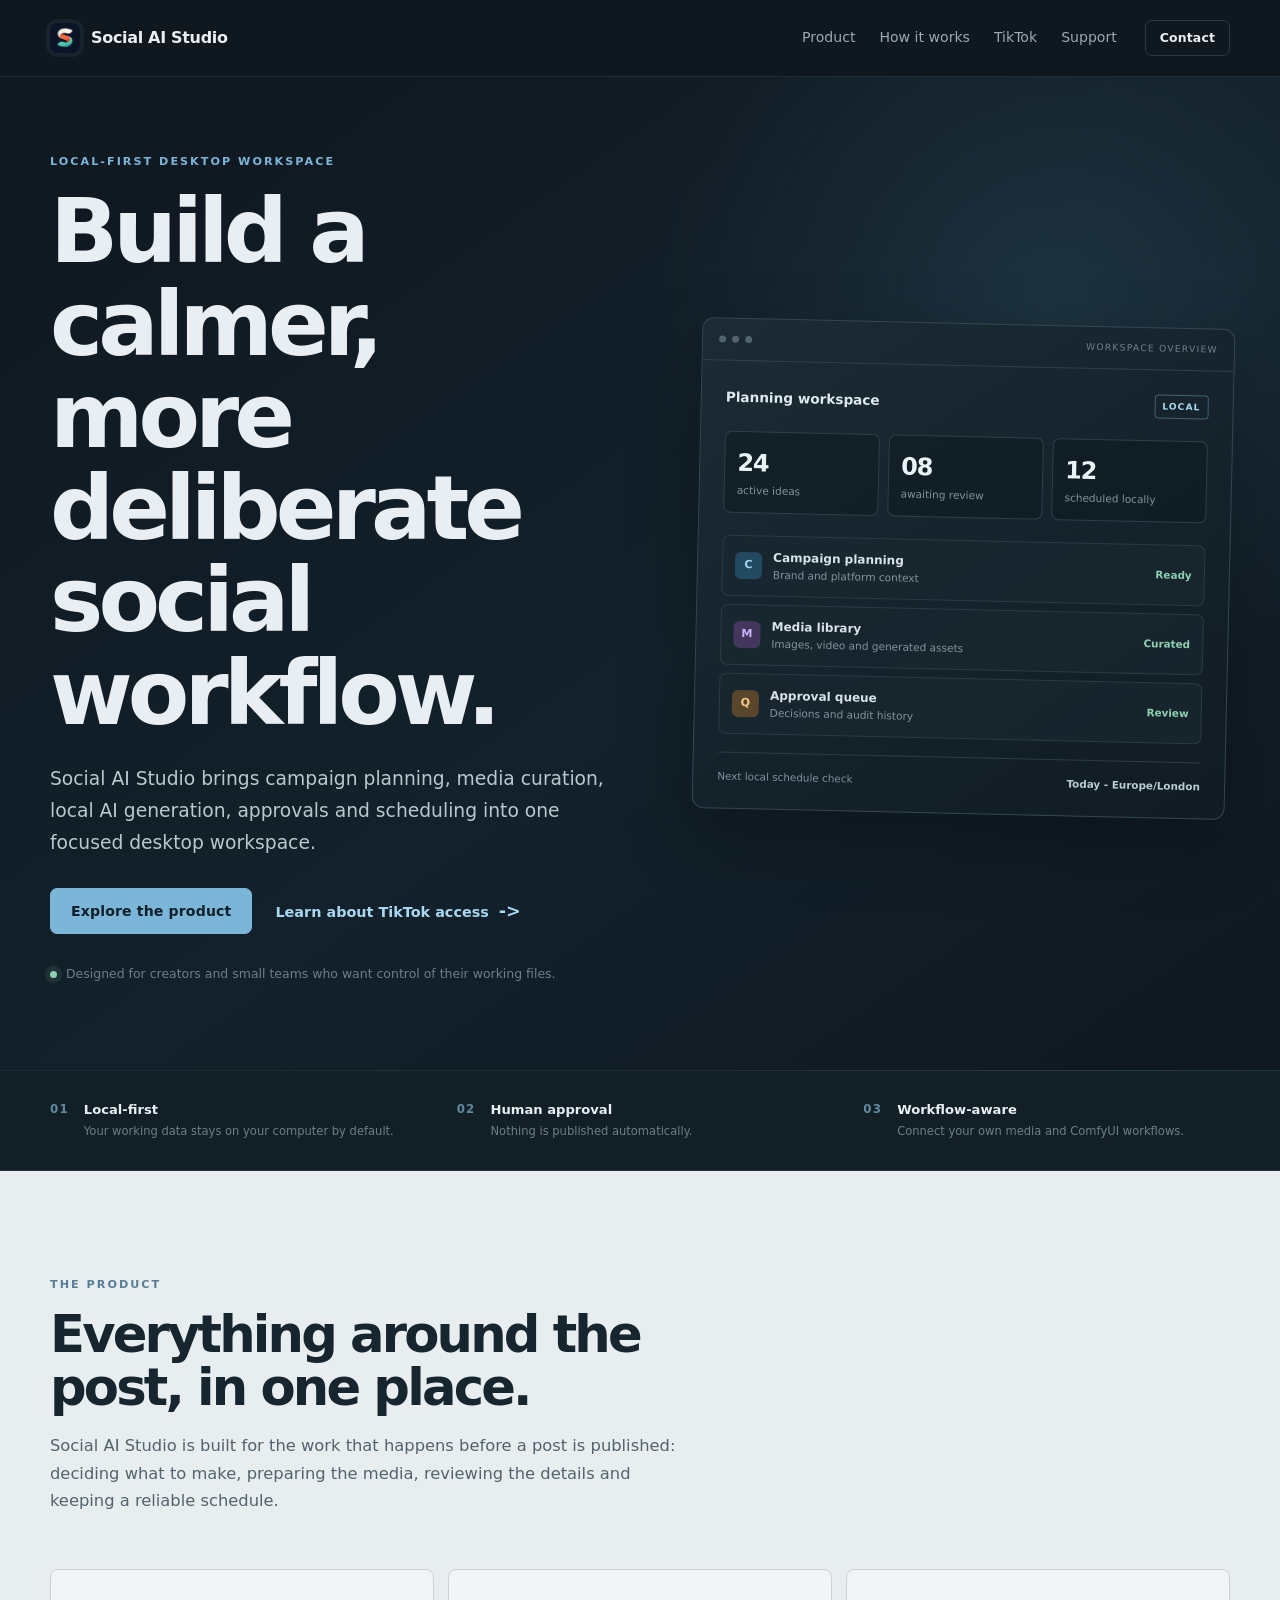
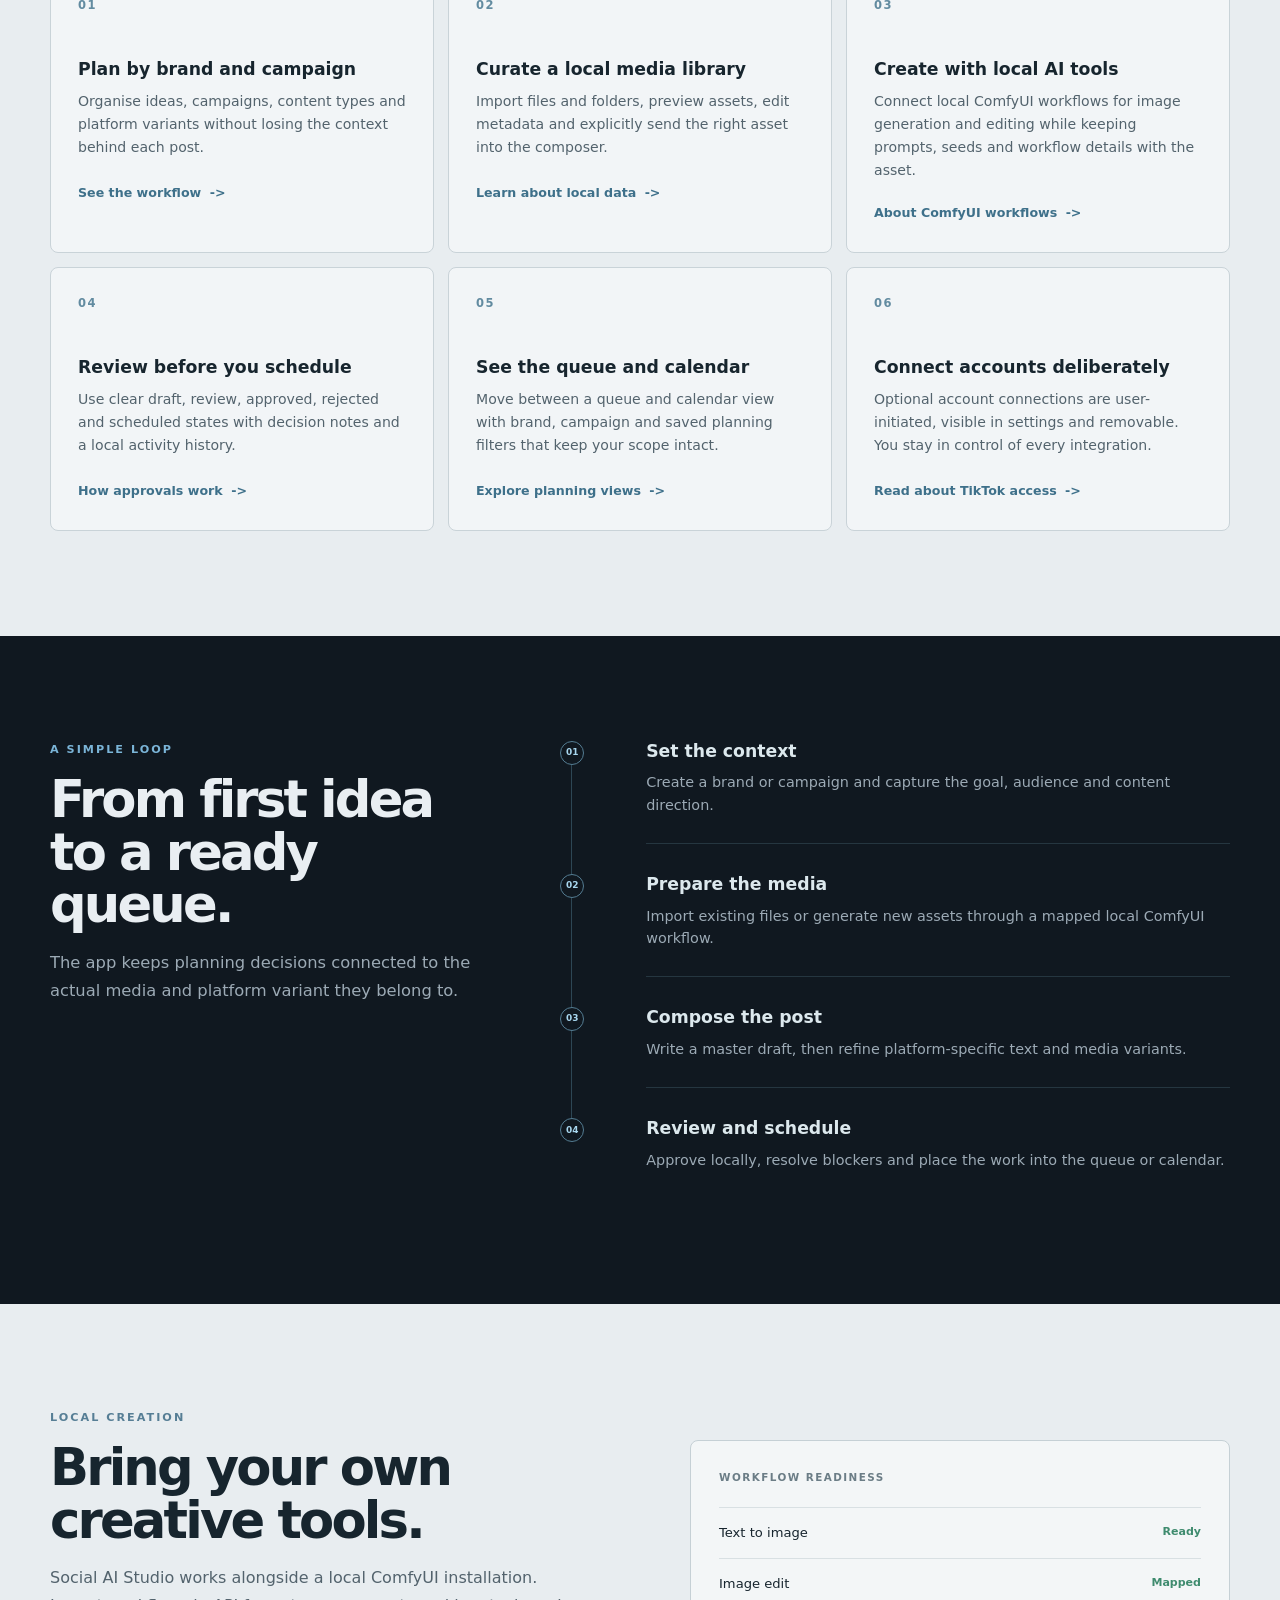
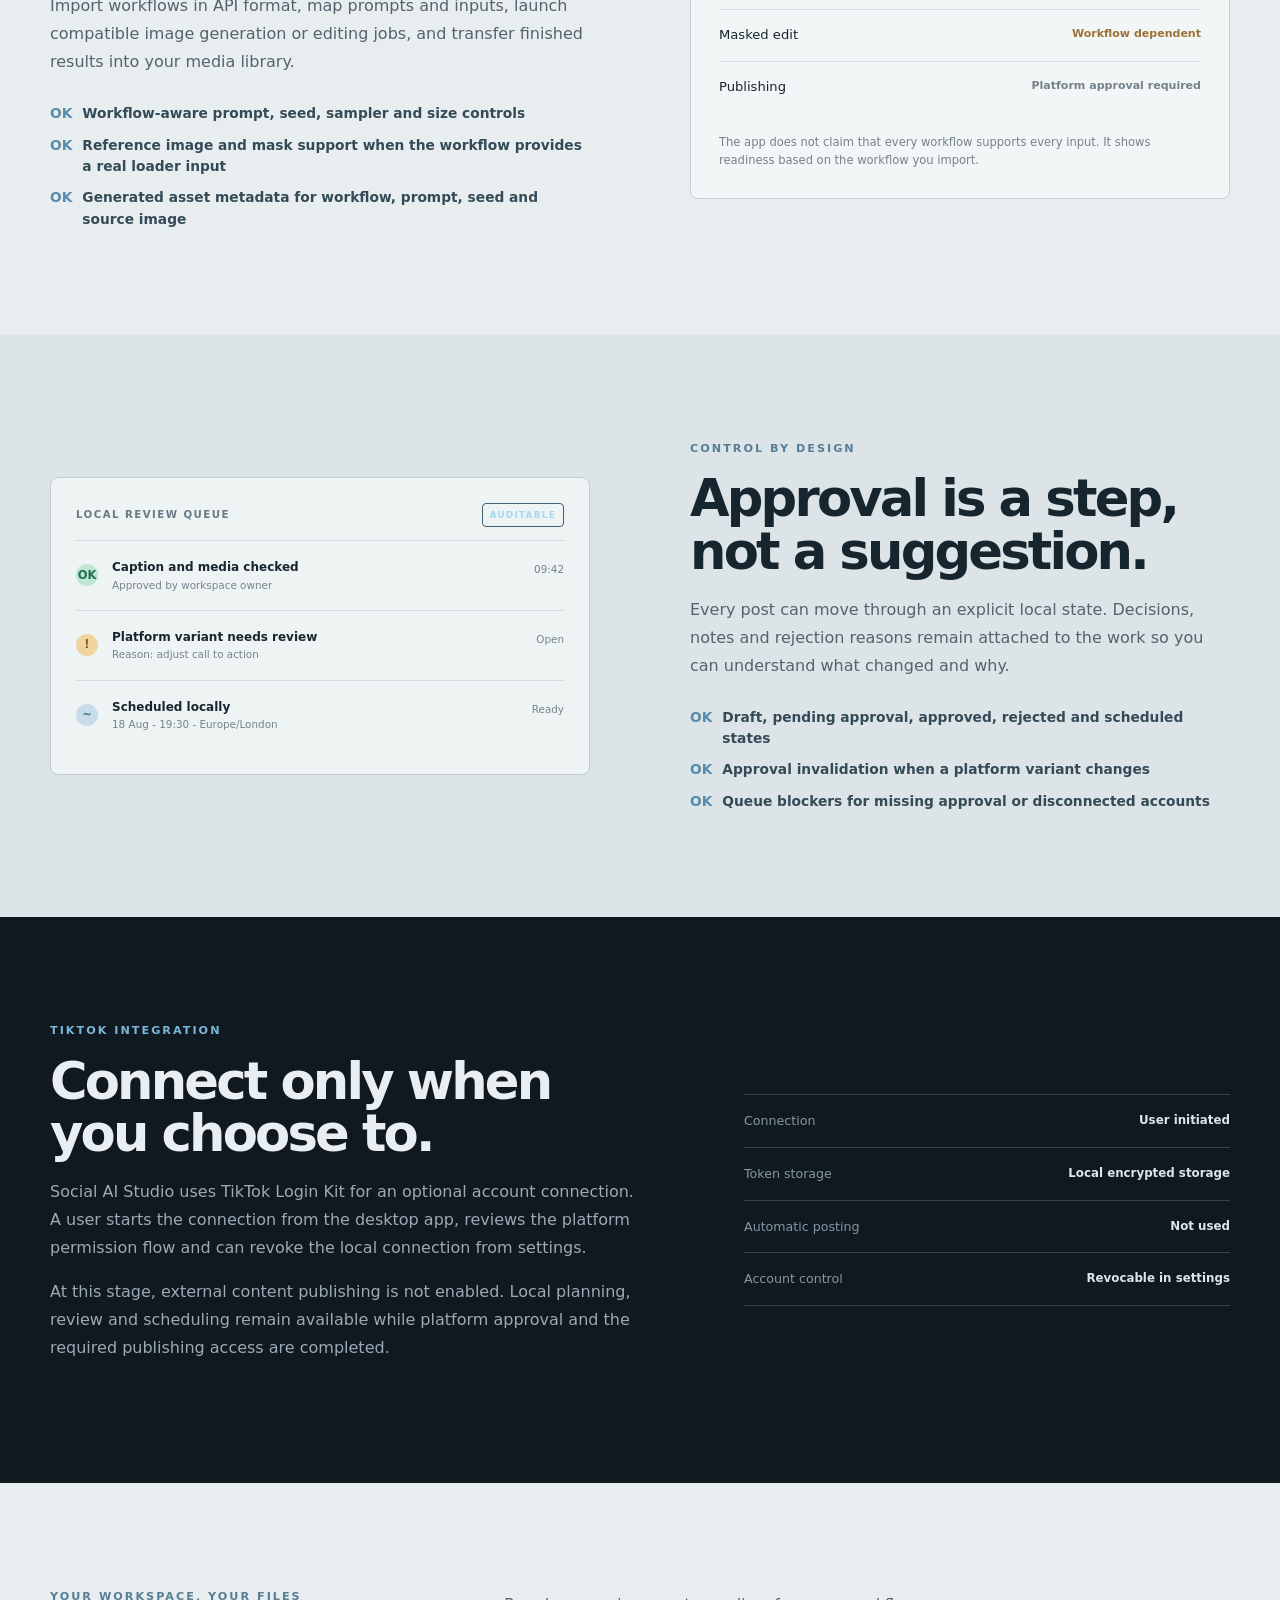
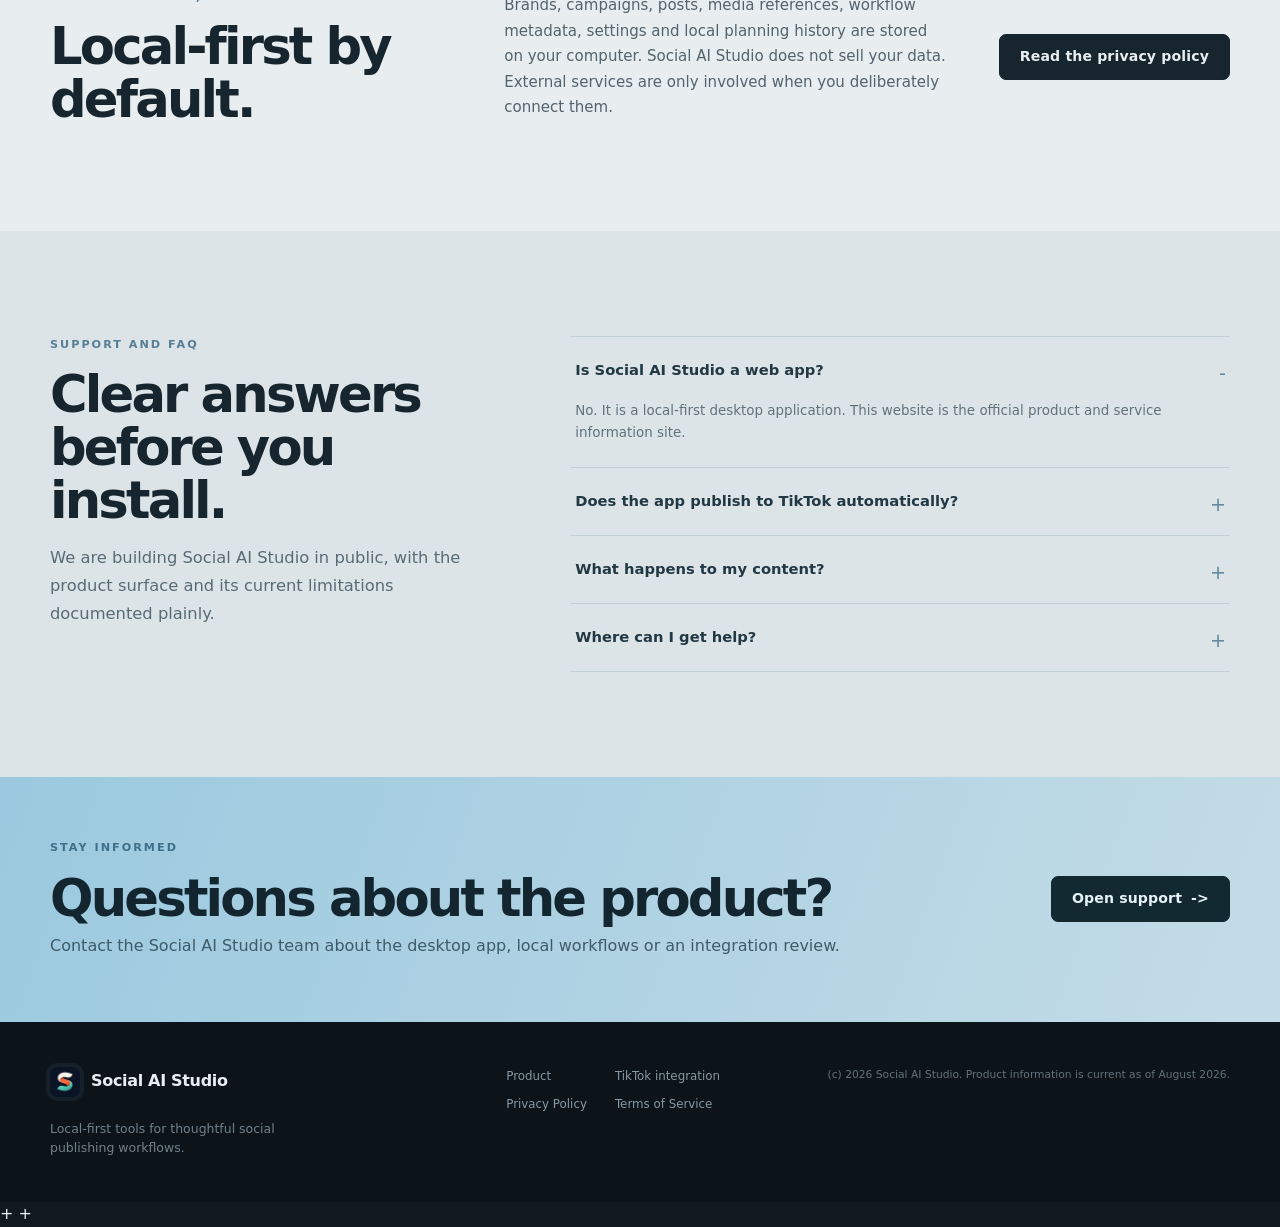
<file: index.html>
<!doctype html>
<html lang="en">
<head>
  <meta charset="utf-8" />
  <meta name="viewport" content="width=device-width, initial-scale=1" />
  <meta name="description" content="Social AI Studio is a local-first desktop workspace for planning, creating, reviewing and scheduling social content." />
  <meta name="theme-color" content="#101820" />
  <title>Social AI Studio | Local-first social content workspace</title>
  <link rel="stylesheet" href="./styles.css?v=20260814-icon" />
</head>
<body>
  <a class="skip-link" href="#main-content">Skip to content</a>
  <header class="site-header">
    <div class="container header-inner">
      <a class="brand" href="./" aria-label="Social AI Studio home"><span class="brand-mark" aria-hidden="true"></span><span>Social AI Studio</span></a>
      <nav class="site-nav" aria-label="Primary navigation"><a href="#product">Product</a><a href="#workflow">How it works</a><a href="#tiktok">TikTok</a><a href="#support">Support</a></nav>
      <a class="button button-small button-outline" href="#contact">Contact</a>
    </div>
  </header>
  <main id="main-content">
    <section class="hero"><div class="container hero-grid"><div class="hero-copy"><p class="eyebrow">LOCAL-FIRST DESKTOP WORKSPACE</p><h1>Build a calmer, more deliberate social workflow.</h1><p class="hero-lead">Social AI Studio brings campaign planning, media curation, local AI generation, approvals and scheduling into one focused desktop workspace.</p><div class="hero-actions"><a class="button" href="#product">Explore the product</a><a class="text-link" href="#tiktok">Learn about TikTok access <span aria-hidden="true">-></span></a></div><p class="hero-note"><span class="status-dot" aria-hidden="true"></span>Designed for creators and small teams who want control of their working files.</p></div><div class="workspace-card" aria-label="Product overview"><div class="window-bar"><span></span><span></span><span></span><small>WORKSPACE OVERVIEW</small></div><div class="workspace-body"><div class="workspace-topline"><span>Planning workspace</span><span class="badge">LOCAL</span></div><div class="workspace-metrics"><div><strong>24</strong><span>active ideas</span></div><div><strong>08</strong><span>awaiting review</span></div><div><strong>12</strong><span>scheduled locally</span></div></div><div class="mock-list"><div class="mock-row"><span class="mock-icon blue">C</span><span><b>Campaign planning</b><small>Brand and platform context</small></span><em>Ready</em></div><div class="mock-row"><span class="mock-icon purple">M</span><span><b>Media library</b><small>Images, video and generated assets</small></span><em>Curated</em></div><div class="mock-row"><span class="mock-icon amber">Q</span><span><b>Approval queue</b><small>Decisions and audit history</small></span><em>Review</em></div></div><div class="mock-footer"><span>Next local schedule check</span><b>Today  -  Europe/London</b></div></div></div></div></section>
    <section class="trust-strip"><div class="container trust-grid"><div><span class="trust-number">01</span><span><b>Local-first</b><small>Your working data stays on your computer by default.</small></span></div><div><span class="trust-number">02</span><span><b>Human approval</b><small>Nothing is published automatically.</small></span></div><div><span class="trust-number">03</span><span><b>Workflow-aware</b><small>Connect your own media and ComfyUI workflows.</small></span></div></div></section>
    <section id="product" class="section section-light"><div class="container"><div class="section-heading"><p class="eyebrow">THE PRODUCT</p><h2>Everything around the post, in one place.</h2><p>Social AI Studio is built for the work that happens before a post is published: deciding what to make, preparing the media, reviewing the details and keeping a reliable schedule.</p></div><div class="feature-grid"><article class="feature-card"><span class="feature-index">01</span><h3>Plan by brand and campaign</h3><p>Organise ideas, campaigns, content types and platform variants without losing the context behind each post.</p><a href="#workflow">See the workflow <span aria-hidden="true">-></span></a></article><article class="feature-card"><span class="feature-index">02</span><h3>Curate a local media library</h3><p>Import files and folders, preview assets, edit metadata and explicitly send the right asset into the composer.</p><a href="#data">Learn about local data <span aria-hidden="true">-></span></a></article><article class="feature-card"><span class="feature-index">03</span><h3>Create with local AI tools</h3><p>Connect local ComfyUI workflows for image generation and editing while keeping prompts, seeds and workflow details with the asset.</p><a href="#comfyui">About ComfyUI workflows <span aria-hidden="true">-></span></a></article><article class="feature-card"><span class="feature-index">04</span><h3>Review before you schedule</h3><p>Use clear draft, review, approved, rejected and scheduled states with decision notes and a local activity history.</p><a href="#approvals">How approvals work <span aria-hidden="true">-></span></a></article><article class="feature-card"><span class="feature-index">05</span><h3>See the queue and calendar</h3><p>Move between a queue and calendar view with brand, campaign and saved planning filters that keep your scope intact.</p><a href="#workflow">Explore planning views <span aria-hidden="true">-></span></a></article><article class="feature-card"><span class="feature-index">06</span><h3>Connect accounts deliberately</h3><p>Optional account connections are user-initiated, visible in settings and removable. You stay in control of every integration.</p><a href="#tiktok">Read about TikTok access <span aria-hidden="true">-></span></a></article></div></div></section>
    <section id="workflow" class="section section-dark"><div class="container split-section"><div class="section-heading"><p class="eyebrow">A SIMPLE LOOP</p><h2>From first idea to a ready queue.</h2><p>The app keeps planning decisions connected to the actual media and platform variant they belong to.</p></div><ol class="steps"><li><span>01</span><div><h3>Set the context</h3><p>Create a brand or campaign and capture the goal, audience and content direction.</p></div></li><li><span>02</span><div><h3>Prepare the media</h3><p>Import existing files or generate new assets through a mapped local ComfyUI workflow.</p></div></li><li><span>03</span><div><h3>Compose the post</h3><p>Write a master draft, then refine platform-specific text and media variants.</p></div></li><li><span>04</span><div><h3>Review and schedule</h3><p>Approve locally, resolve blockers and place the work into the queue or calendar.</p></div></li></ol></div></section>
    <section id="comfyui" class="section section-light"><div class="container detail-grid"><div class="detail-copy"><p class="eyebrow">LOCAL CREATION</p><h2>Bring your own creative tools.</h2><p>Social AI Studio works alongside a local ComfyUI installation. Import workflows in API format, map prompts and inputs, launch compatible image generation or editing jobs, and transfer finished results into your media library.</p><ul class="check-list"><li>Workflow-aware prompt, seed, sampler and size controls</li><li>Reference image and mask support when the workflow provides a real loader input</li><li>Generated asset metadata for workflow, prompt, seed and source image</li></ul></div><div class="info-panel"><div class="panel-label">WORKFLOW READINESS</div><div class="readiness"><div><span>Text to image</span><b class="ready">Ready</b></div><div><span>Image edit</span><b class="ready">Mapped</b></div><div><span>Masked edit</span><b class="conditional">Workflow dependent</b></div><div><span>Publishing</span><b class="future">Platform approval required</b></div></div><p class="panel-footnote">The app does not claim that every workflow supports every input. It shows readiness based on the workflow you import.</p></div></div></section>
    <section id="approvals" class="section section-mid"><div class="container detail-grid"><div class="approval-panel"><div class="approval-header"><span>LOCAL REVIEW QUEUE</span><span class="badge">AUDITABLE</span></div><div class="approval-item"><span class="approval-state done">OK</span><div><b>Caption and media checked</b><small>Approved by workspace owner</small></div><time>09:42</time></div><div class="approval-item"><span class="approval-state pending">!</span><div><b>Platform variant needs review</b><small>Reason: adjust call to action</small></div><time>Open</time></div><div class="approval-item"><span class="approval-state scheduled">~</span><div><b>Scheduled locally</b><small>18 Aug  -  19:30  -  Europe/London</small></div><time>Ready</time></div></div><div class="detail-copy"><p class="eyebrow">CONTROL BY DESIGN</p><h2>Approval is a step, not a suggestion.</h2><p>Every post can move through an explicit local state. Decisions, notes and rejection reasons remain attached to the work so you can understand what changed and why.</p><ul class="check-list"><li>Draft, pending approval, approved, rejected and scheduled states</li><li>Approval invalidation when a platform variant changes</li><li>Queue blockers for missing approval or disconnected accounts</li></ul></div></div></section>
    <section id="tiktok" class="section section-dark"><div class="container integration-card"><div class="integration-copy"><p class="eyebrow">TIKTOK INTEGRATION</p><h2>Connect only when you choose to.</h2><p>Social AI Studio uses TikTok Login Kit for an optional account connection. A user starts the connection from the desktop app, reviews the platform permission flow and can revoke the local connection from settings.</p><p class="muted">At this stage, external content publishing is not enabled. Local planning, review and scheduling remain available while platform approval and the required publishing access are completed.</p></div><div class="integration-facts"><div><span>Connection</span><b>User initiated</b></div><div><span>Token storage</span><b>Local encrypted storage</b></div><div><span>Automatic posting</span><b>Not used</b></div><div><span>Account control</span><b>Revocable in settings</b></div></div></div></section>
    <section id="data" class="section section-light"><div class="container data-band"><div><p class="eyebrow">YOUR WORKSPACE, YOUR FILES</p><h2>Local-first by default.</h2></div><p>Brands, campaigns, posts, media references, workflow metadata, settings and local planning history are stored on your computer. Social AI Studio does not sell your data. External services are only involved when you deliberately connect them.</p><a class="button button-dark" href="./privacy/">Read the privacy policy</a></div></section>
    <section id="support" class="section section-mid"><div class="container faq-layout"><div class="section-heading"><p class="eyebrow">SUPPORT AND FAQ</p><h2>Clear answers before you install.</h2><p>We are building Social AI Studio in public, with the product surface and its current limitations documented plainly.</p></div><div class="faq-list"><details open><summary>Is Social AI Studio a web app?</summary><p>No. It is a local-first desktop application. This website is the official product and service information site.</p></details><details><summary>Does the app publish to TikTok automatically?</summary><p>No. The app does not publish content automatically. TikTok connection is optional and external publishing is currently disabled pending platform approval.</p></details><details><summary>What happens to my content?</summary><p>Your local working data and media references stay on your computer by default. See the <a href="./privacy/">Privacy Policy</a> for the current account-connection details.</p></details><details><summary>Where can I get help?</summary><p>For product or integration questions, <a href="https://github.com/currantsforeyes/social-ai-studio-site/issues">open a support issue on GitHub</a>. Include the app version and a short description of the issue; never include account tokens or passwords.</p></details></div></div></section>
    <section id="contact" class="contact-section"><div class="container contact-inner"><div><p class="eyebrow">STAY INFORMED</p><h2>Questions about the product?</h2><p>Contact the Social AI Studio team about the desktop app, local workflows or an integration review.</p></div><a class="button" href="https://github.com/currantsforeyes/social-ai-studio-site/issues">Open support <span aria-hidden="true">-></span></a></div></section>
  </main>
  <footer class="site-footer"><div class="container footer-inner"><div><a class="brand" href="./"><span class="brand-mark" aria-hidden="true"></span><span>Social AI Studio</span></a><p>Local-first tools for thoughtful social publishing workflows.</p></div><div class="footer-links"><a href="#product">Product</a><a href="#tiktok">TikTok integration</a><a href="./privacy/">Privacy Policy</a><a href="./terms/">Terms of Service</a></div><small>(c) 2026 Social AI Studio. Product information is current as of August 2026.</small></div></footer>
+</body>
+</html>
</file>
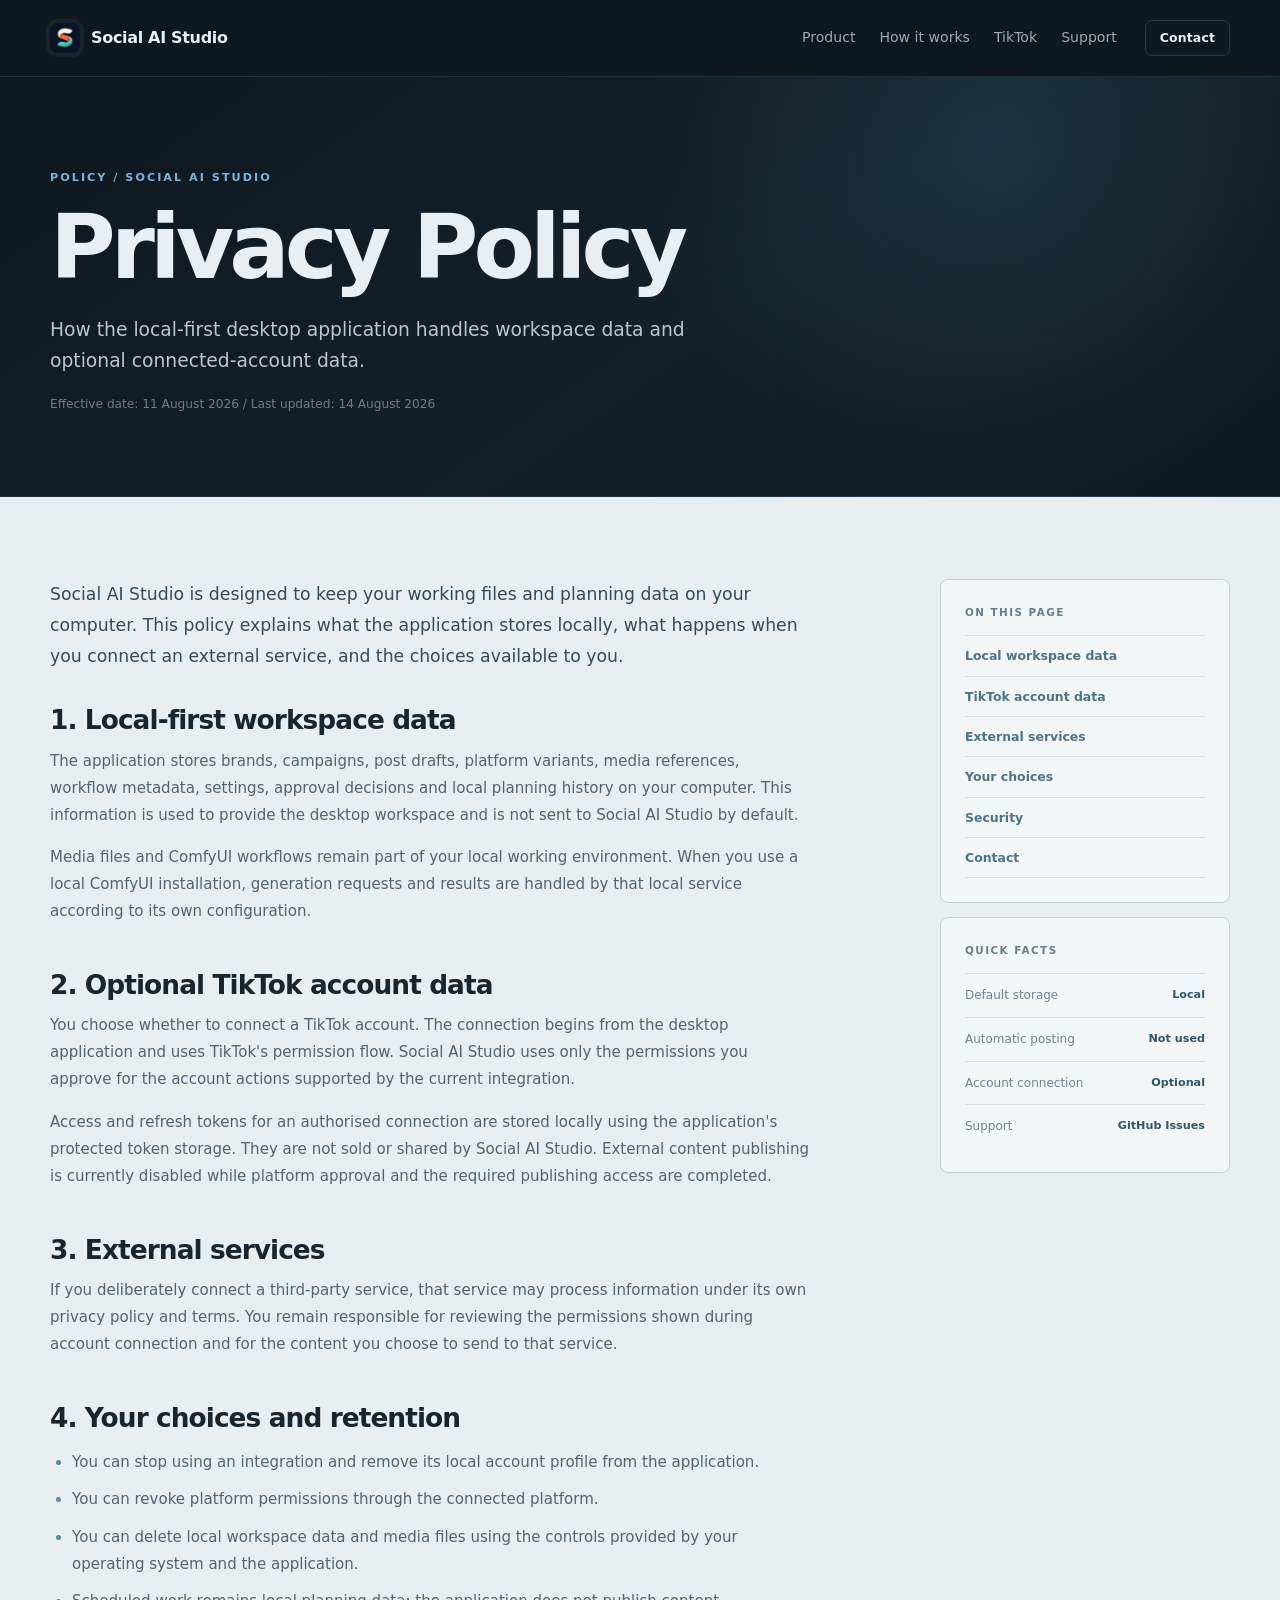
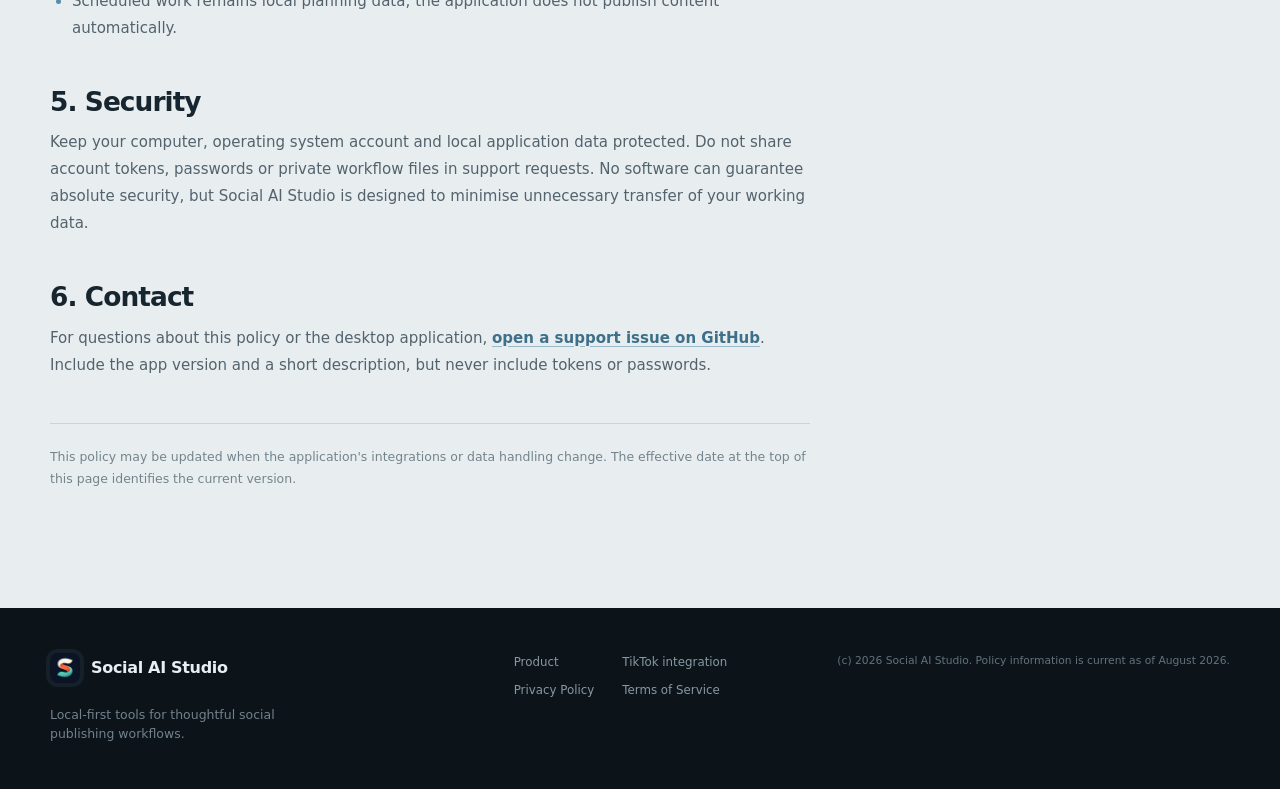
<file: privacy/index.html>
<!doctype html>
<html lang="en">
<head>
  <meta charset="utf-8" />
  <meta name="viewport" content="width=device-width, initial-scale=1" />
  <meta name="description" content="Privacy Policy for Social AI Studio, a local-first desktop workspace for social content planning and creation." />
  <meta name="theme-color" content="#101820" />
  <title>Privacy Policy | Social AI Studio</title>
  <link rel="stylesheet" href="../styles.css?v=20260814-privacy-icon" />
</head>
<body>
  <a class="skip-link" href="#main-content">Skip to content</a>
  <header class="site-header">
    <div class="container header-inner">
      <a class="brand" href="../" aria-label="Social AI Studio home"><span class="brand-mark" aria-hidden="true"></span><span>Social AI Studio</span></a>
      <nav class="site-nav" aria-label="Primary navigation"><a href="../#product">Product</a><a href="../#workflow">How it works</a><a href="../#tiktok">TikTok</a><a href="../#support">Support</a></nav>
      <a class="button button-small button-outline" href="../#contact">Contact</a>
    </div>
  </header>
  <main id="main-content">
    <section class="legal-hero"><div class="container legal-hero-inner"><p class="eyebrow">POLICY / SOCIAL AI STUDIO</p><h1>Privacy Policy</h1><p class="hero-lead">How the local-first desktop application handles workspace data and optional connected-account data.</p><p class="legal-meta">Effective date: 11 August 2026 / Last updated: 14 August 2026</p></div></section>
    <section class="section section-light legal-section"><div class="container legal-grid"><article class="legal-document"><p class="legal-intro">Social AI Studio is designed to keep your working files and planning data on your computer. This policy explains what the application stores locally, what happens when you connect an external service, and the choices available to you.</p>
      <h2 id="local-data">1. Local-first workspace data</h2>
      <p>The application stores brands, campaigns, post drafts, platform variants, media references, workflow metadata, settings, approval decisions and local planning history on your computer. This information is used to provide the desktop workspace and is not sent to Social AI Studio by default.</p>
      <p>Media files and ComfyUI workflows remain part of your local working environment. When you use a local ComfyUI installation, generation requests and results are handled by that local service according to its own configuration.</p>
      <h2 id="tiktok-data">2. Optional TikTok account data</h2>
      <p>You choose whether to connect a TikTok account. The connection begins from the desktop application and uses TikTok's permission flow. Social AI Studio uses only the permissions you approve for the account actions supported by the current integration.</p>
      <p>Access and refresh tokens for an authorised connection are stored locally using the application's protected token storage. They are not sold or shared by Social AI Studio. External content publishing is currently disabled while platform approval and the required publishing access are completed.</p>
      <h2 id="external-services">3. External services</h2>
      <p>If you deliberately connect a third-party service, that service may process information under its own privacy policy and terms. You remain responsible for reviewing the permissions shown during account connection and for the content you choose to send to that service.</p>
      <h2 id="retention">4. Your choices and retention</h2>
      <ul><li>You can stop using an integration and remove its local account profile from the application.</li><li>You can revoke platform permissions through the connected platform.</li><li>You can delete local workspace data and media files using the controls provided by your operating system and the application.</li><li>Scheduled work remains local planning data; the application does not publish content automatically.</li></ul>
      <h2 id="security">5. Security</h2>
      <p>Keep your computer, operating system account and local application data protected. Do not share account tokens, passwords or private workflow files in support requests. No software can guarantee absolute security, but Social AI Studio is designed to minimise unnecessary transfer of your working data.</p>
      <h2 id="contact">6. Contact</h2>
      <p>For questions about this policy or the desktop application, <a class="inline-link" href="https://github.com/currantsforeyes/social-ai-studio-site/issues">open a support issue on GitHub</a>. Include the app version and a short description, but never include tokens or passwords.</p>
      <p class="legal-updated">This policy may be updated when the application's integrations or data handling change. The effective date at the top of this page identifies the current version.</p>
    </article><aside class="legal-sidebar"><div class="legal-card"><p class="panel-label">ON THIS PAGE</p><nav class="legal-nav" aria-label="Privacy Policy sections"><a href="#local-data">Local workspace data</a><a href="#tiktok-data">TikTok account data</a><a href="#external-services">External services</a><a href="#retention">Your choices</a><a href="#security">Security</a><a href="#contact">Contact</a></nav></div><div class="legal-card legal-facts"><p class="panel-label">QUICK FACTS</p><div><span>Default storage</span><b>Local</b></div><div><span>Automatic posting</span><b>Not used</b></div><div><span>Account connection</span><b>Optional</b></div><div><span>Support</span><b>GitHub Issues</b></div></div></aside></div></section>
  </main>
  <footer class="site-footer"><div class="container footer-inner"><div><a class="brand" href="../"><span class="brand-mark" aria-hidden="true"></span><span>Social AI Studio</span></a><p>Local-first tools for thoughtful social publishing workflows.</p></div><div class="footer-links"><a href="../#product">Product</a><a href="../#tiktok">TikTok integration</a><a href="../privacy/">Privacy Policy</a><a href="../terms/">Terms of Service</a></div><small>(c) 2026 Social AI Studio. Policy information is current as of August 2026.</small></div></footer>
</body>
</html>
</file>
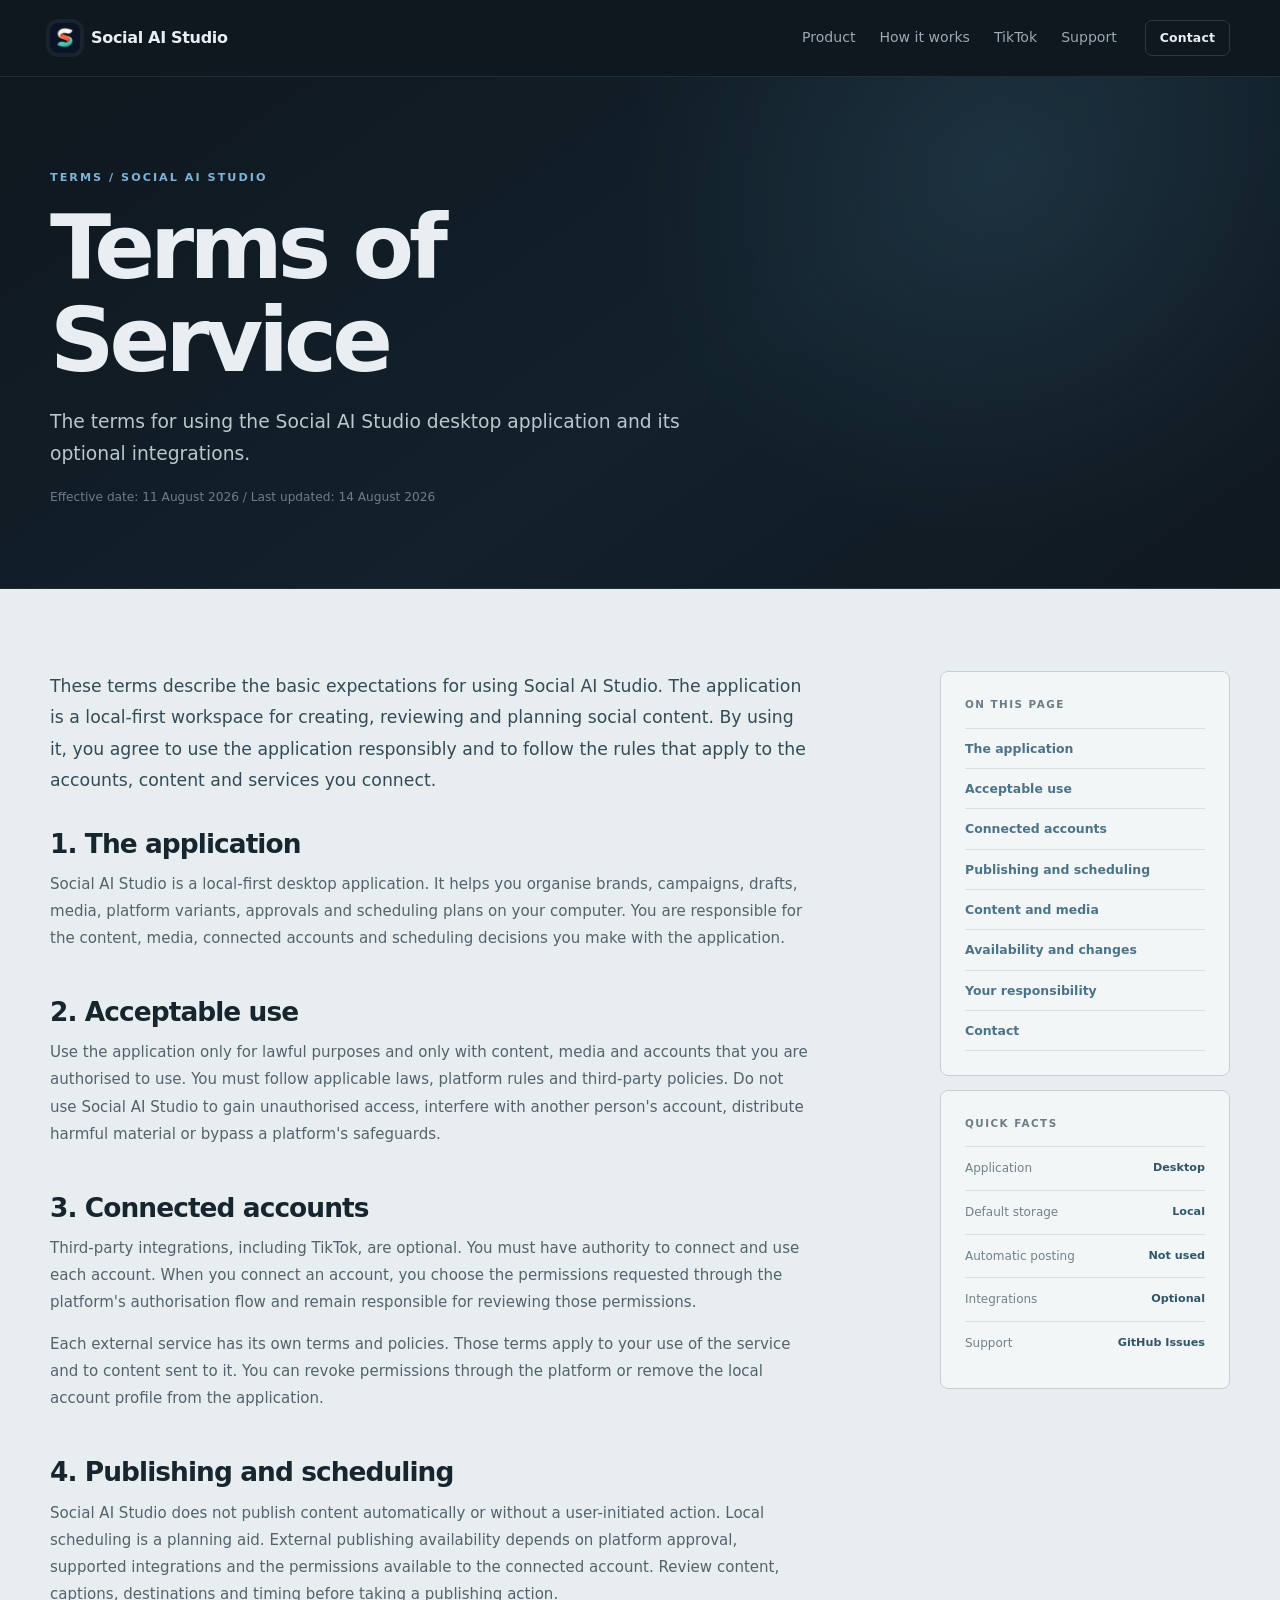
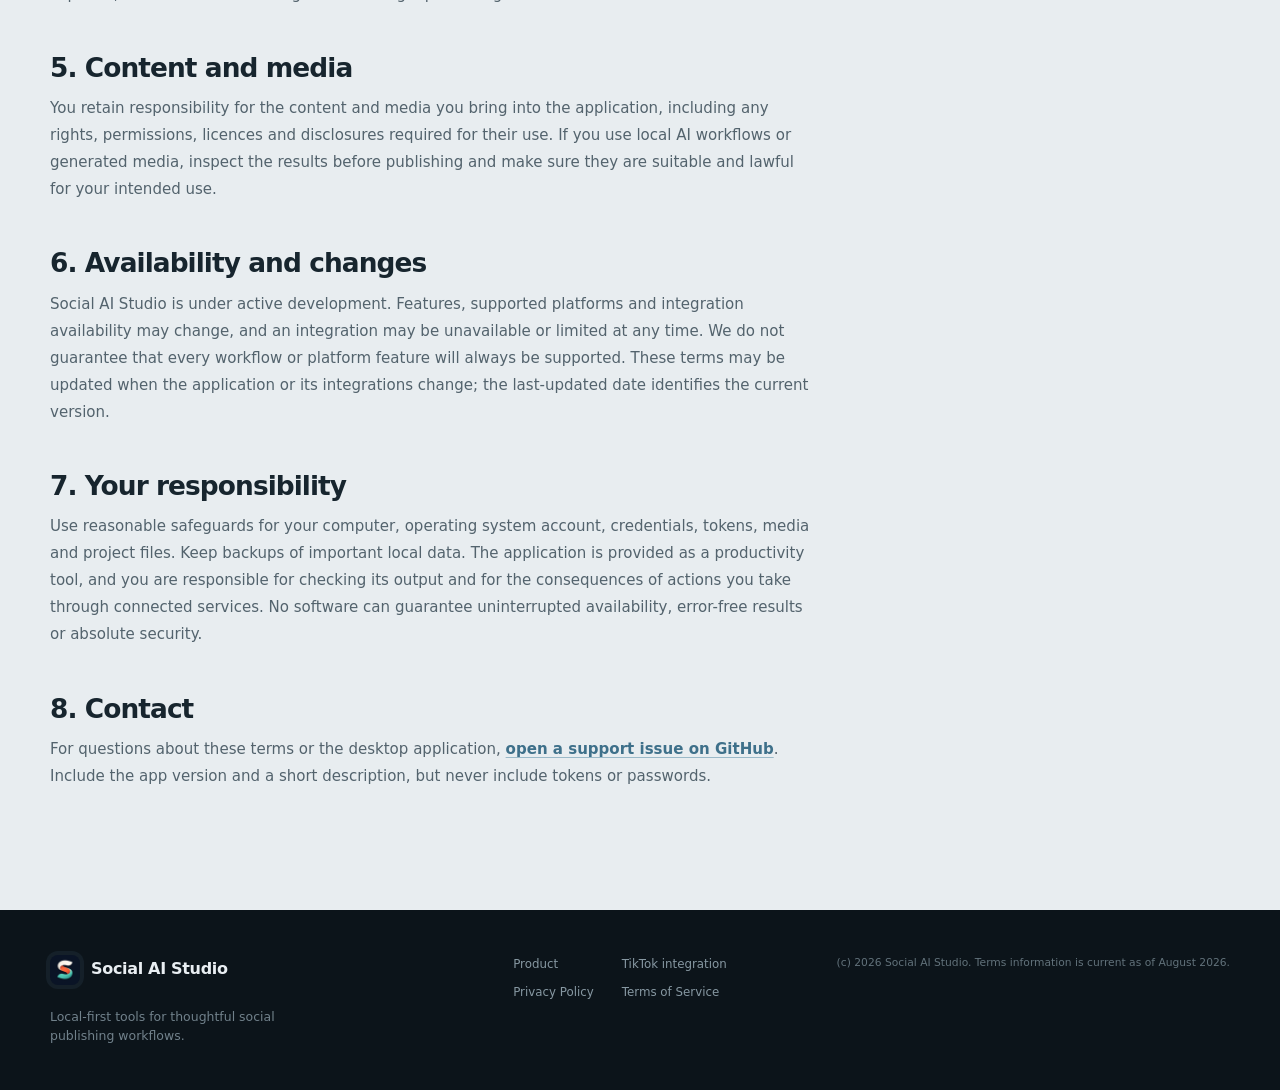
<file: terms/index.html>
<!doctype html>
<html lang="en">
<head>
  <meta charset="utf-8" />
  <meta name="viewport" content="width=device-width, initial-scale=1" />
  <meta name="description" content="Terms of Service for Social AI Studio, a local-first desktop workspace for social content planning and creation." />
  <meta name="theme-color" content="#101820" />
  <title>Terms of Service | Social AI Studio</title>
  <link rel="stylesheet" href="../styles.css?v=20260814-terms-icon" />
</head>
<body>
  <a class="skip-link" href="#main-content">Skip to content</a>
  <header class="site-header">
    <div class="container header-inner">
      <a class="brand" href="../" aria-label="Social AI Studio home"><span class="brand-mark" aria-hidden="true"></span><span>Social AI Studio</span></a>
      <nav class="site-nav" aria-label="Primary navigation"><a href="../#product">Product</a><a href="../#workflow">How it works</a><a href="../#tiktok">TikTok</a><a href="../#support">Support</a></nav>
      <a class="button button-small button-outline" href="../#contact">Contact</a>
    </div>
  </header>
  <main id="main-content">
    <section class="legal-hero"><div class="container legal-hero-inner"><p class="eyebrow">TERMS / SOCIAL AI STUDIO</p><h1>Terms of Service</h1><p class="hero-lead">The terms for using the Social AI Studio desktop application and its optional integrations.</p><p class="legal-meta">Effective date: 11 August 2026 / Last updated: 14 August 2026</p></div></section>
    <section class="section section-light legal-section"><div class="container legal-grid"><article class="legal-document"><p class="legal-intro">These terms describe the basic expectations for using Social AI Studio. The application is a local-first workspace for creating, reviewing and planning social content. By using it, you agree to use the application responsibly and to follow the rules that apply to the accounts, content and services you connect.</p>
      <h2 id="application">1. The application</h2>
      <p>Social AI Studio is a local-first desktop application. It helps you organise brands, campaigns, drafts, media, platform variants, approvals and scheduling plans on your computer. You are responsible for the content, media, connected accounts and scheduling decisions you make with the application.</p>
      <h2 id="acceptable-use">2. Acceptable use</h2>
      <p>Use the application only for lawful purposes and only with content, media and accounts that you are authorised to use. You must follow applicable laws, platform rules and third-party policies. Do not use Social AI Studio to gain unauthorised access, interfere with another person's account, distribute harmful material or bypass a platform's safeguards.</p>
      <h2 id="accounts">3. Connected accounts</h2>
      <p>Third-party integrations, including TikTok, are optional. You must have authority to connect and use each account. When you connect an account, you choose the permissions requested through the platform's authorisation flow and remain responsible for reviewing those permissions.</p>
      <p>Each external service has its own terms and policies. Those terms apply to your use of the service and to content sent to it. You can revoke permissions through the platform or remove the local account profile from the application.</p>
      <h2 id="publishing">4. Publishing and scheduling</h2>
      <p>Social AI Studio does not publish content automatically or without a user-initiated action. Local scheduling is a planning aid. External publishing availability depends on platform approval, supported integrations and the permissions available to the connected account. Review content, captions, destinations and timing before taking a publishing action.</p>
      <h2 id="media">5. Content and media</h2>
      <p>You retain responsibility for the content and media you bring into the application, including any rights, permissions, licences and disclosures required for their use. If you use local AI workflows or generated media, inspect the results before publishing and make sure they are suitable and lawful for your intended use.</p>
      <h2 id="availability">6. Availability and changes</h2>
      <p>Social AI Studio is under active development. Features, supported platforms and integration availability may change, and an integration may be unavailable or limited at any time. We do not guarantee that every workflow or platform feature will always be supported. These terms may be updated when the application or its integrations change; the last-updated date identifies the current version.</p>
      <h2 id="liability">7. Your responsibility</h2>
      <p>Use reasonable safeguards for your computer, operating system account, credentials, tokens, media and project files. Keep backups of important local data. The application is provided as a productivity tool, and you are responsible for checking its output and for the consequences of actions you take through connected services. No software can guarantee uninterrupted availability, error-free results or absolute security.</p>
      <h2 id="contact">8. Contact</h2>
      <p>For questions about these terms or the desktop application, <a class="inline-link" href="https://github.com/currantsforeyes/social-ai-studio-site/issues">open a support issue on GitHub</a>. Include the app version and a short description, but never include tokens or passwords.</p>
    </article><aside class="legal-sidebar"><div class="legal-card"><p class="panel-label">ON THIS PAGE</p><nav class="legal-nav" aria-label="Terms of Service sections"><a href="#application">The application</a><a href="#acceptable-use">Acceptable use</a><a href="#accounts">Connected accounts</a><a href="#publishing">Publishing and scheduling</a><a href="#media">Content and media</a><a href="#availability">Availability and changes</a><a href="#liability">Your responsibility</a><a href="#contact">Contact</a></nav></div><div class="legal-card legal-facts"><p class="panel-label">QUICK FACTS</p><div><span>Application</span><b>Desktop</b></div><div><span>Default storage</span><b>Local</b></div><div><span>Automatic posting</span><b>Not used</b></div><div><span>Integrations</span><b>Optional</b></div><div><span>Support</span><b>GitHub Issues</b></div></div></aside></div></section>
  </main>
  <footer class="site-footer"><div class="container footer-inner"><div><a class="brand" href="../"><span class="brand-mark" aria-hidden="true"></span><span>Social AI Studio</span></a><p>Local-first tools for thoughtful social publishing workflows.</p></div><div class="footer-links"><a href="../#product">Product</a><a href="../#tiktok">TikTok integration</a><a href="../privacy/">Privacy Policy</a><a href="../terms/">Terms of Service</a></div><small>(c) 2026 Social AI Studio. Terms information is current as of August 2026.</small></div></footer>
</body>
</html>
</file>
<file: styles.css>
:root { color-scheme: dark; --ink:#e9eef2; --muted:#9caab5; --subtle:#6f7d88; --line:#2b3943; --panel:#15212a; --dark:#101820; --mid:#16232c; --light:#e8edf0; --light-ink:#17252e; --light-muted:#53636d; --accent:#7bb5d8; --accent-strong:#a8d7ef; --warm:#f2bd78; --success:#8ed0b0; font-family:Inter,ui-sans-serif,system-ui,-apple-system,BlinkMacSystemFont,"Segoe UI",sans-serif; background:var(--dark); color:var(--ink); font-synthesis:none; }
* { box-sizing:border-box; } html { scroll-behavior:smooth; } body { margin:0; min-width:320px; background:var(--dark); color:var(--ink); line-height:1.55; } a { color:inherit; text-decoration:none; } a:hover { color:var(--accent-strong); } .container { width:min(1180px,calc(100% - 48px)); margin:0 auto; }
.skip-link { position:absolute; left:16px; top:-60px; z-index:10; padding:10px 14px; background:var(--accent-strong); color:var(--dark); } .skip-link:focus { top:12px; }
.site-header { position:sticky; top:0; z-index:5; border-bottom:1px solid rgba(151,180,197,.14); background:rgba(16,24,32,.92); backdrop-filter:blur(14px); } .header-inner { min-height:76px; display:flex; align-items:center; gap:28px; } .brand { display:inline-flex; align-items:center; gap:11px; font-weight:750; letter-spacing:-.02em; } .brand-mark { display:block; width:30px; height:30px; border:0; border-radius:8px; background:#101820 url("[data-uri]") center/cover no-repeat; box-shadow:0 0 0 4px rgba(123,181,216,.08); } .site-nav { display:flex; gap:24px; margin-left:auto; color:var(--muted); font-size:.88rem; } .site-nav a:hover { color:var(--ink); }
.button { display:inline-flex; align-items:center; justify-content:center; gap:9px; min-height:46px; padding:0 20px; border:1px solid var(--accent); border-radius:7px; background:var(--accent); color:#10202a; font-size:.88rem; font-weight:800; letter-spacing:.01em; } .button:hover { color:#10202a; background:var(--accent-strong); border-color:var(--accent-strong); } .button-small { min-height:36px; padding:0 14px; font-size:.78rem; } .button-outline { background:transparent; color:var(--ink); border-color:var(--line); } .button-outline:hover { color:var(--ink); background:var(--panel); border-color:var(--accent); } .button-dark { background:var(--light-ink); color:var(--light); border-color:var(--light-ink); } .button-dark:hover { color:white; background:#273c49; border-color:#273c49; }
.eyebrow { margin:0 0 15px; color:var(--accent); font-size:.7rem; font-weight:850; letter-spacing:.18em; } h1,h2,h3,p { margin-top:0; } h1,h2 { letter-spacing:-.055em; line-height:1.03; } h1 { max-width:700px; margin-bottom:24px; font-size:clamp(3.1rem,7vw,6.2rem); } h2 { margin-bottom:18px; font-size:clamp(2rem,4vw,3.7rem); } h3 { margin-bottom:10px; color:inherit; font-size:1.08rem; line-height:1.2; }
.hero { overflow:hidden; border-bottom:1px solid rgba(151,180,197,.12); background:radial-gradient(circle at 82% 22%,rgba(77,129,158,.18),transparent 31%),linear-gradient(145deg,#101820 5%,#12212b 56%,#101820 100%); } .hero-grid { min-height:650px; display:grid; grid-template-columns:1.04fr .96fr; align-items:center; gap:70px; padding:76px 0 86px; } .hero-lead { max-width:610px; margin-bottom:30px; color:#bac7cf; font-size:1.17rem; line-height:1.7; } .hero-actions { display:flex; align-items:center; flex-wrap:wrap; gap:23px; } .text-link { color:var(--accent-strong); font-size:.9rem; font-weight:750; } .text-link span { margin-left:5px; font-size:1.1rem; } .hero-note { display:flex; align-items:center; gap:9px; margin:30px 0 0; color:var(--subtle); font-size:.78rem; } .status-dot { width:7px; height:7px; border-radius:99px; background:var(--success); box-shadow:0 0 0 5px rgba(142,208,176,.1); }
.workspace-card { border:1px solid #334651; border-radius:12px; background:linear-gradient(145deg,rgba(28,43,53,.98),rgba(16,27,35,.98)); box-shadow:0 26px 70px rgba(0,0,0,.26); transform:rotate(1.3deg); } .window-bar { display:flex; align-items:center; gap:6px; min-height:42px; padding:0 16px; border-bottom:1px solid #2e414c; color:#71818b; } .window-bar span { width:7px; height:7px; border-radius:50%; background:#51636d; } .window-bar small { margin-left:auto; font-size:.57rem; letter-spacing:.14em; } .workspace-body { padding:24px; } .workspace-topline,.mock-footer,.approval-header { display:flex; align-items:center; justify-content:space-between; gap:15px; } .workspace-topline { color:#dfe9ee; font-size:.85rem; font-weight:800; } .badge { display:inline-flex; width:fit-content; padding:4px 7px; border:1px solid #426174; border-radius:4px; color:var(--accent-strong); font-size:.57rem; font-weight:850; letter-spacing:.12em; } .workspace-metrics { display:grid; grid-template-columns:repeat(3,1fr); gap:9px; margin:22px 0; } .workspace-metrics div { padding:13px 12px; border:1px solid #2b404b; border-radius:7px; background:rgba(13,24,31,.5); } .workspace-metrics strong { display:block; color:#e8f4f8; font-size:1.5rem; letter-spacing:-.05em; } .workspace-metrics span,.mock-row small { display:block; color:#82929c; font-size:.66rem; }
.mock-list { display:grid; gap:8px; } .mock-row { display:flex; align-items:center; gap:11px; padding:12px; border:1px solid #2a3b45; border-radius:7px; background:rgba(25,39,48,.7); } .mock-row b { display:block; color:#d8e3e8; font-size:.75rem; } .mock-row em { margin-left:auto; color:var(--success); font-size:.65rem; font-style:normal; font-weight:800; } .mock-icon { display:grid; place-items:center; width:27px; height:27px; border-radius:6px; font-size:.7rem; font-weight:900; } .mock-icon.blue { background:#244a61; color:#9dd5ef; } .mock-icon.purple { background:#43375e; color:#c8b2f3; } .mock-icon.amber { background:#59462d; color:#f5c986; } .mock-footer { margin-top:18px; padding-top:15px; border-top:1px solid #2b3c45; color:#7f909a; font-size:.65rem; } .mock-footer b { color:#b9cbd4; font-weight:700; }
.trust-strip { border-bottom:1px solid rgba(151,180,197,.12); background:#131f27; } .trust-grid { display:grid; grid-template-columns:repeat(3,1fr); gap:40px; padding:29px 0; } .trust-grid>div { display:flex; gap:15px; align-items:flex-start; } .trust-number { color:#5f899f; font-size:.74rem; font-weight:850; letter-spacing:.1em; } .trust-grid b { display:block; margin-bottom:3px; font-size:.82rem; } .trust-grid small { display:block; color:var(--subtle); font-size:.72rem; }
.section { padding:105px 0; } .section-light { background:var(--light); color:var(--light-ink); } .section-mid { background:#dce4e8; color:var(--light-ink); } .section-dark { background:var(--dark); } .section-heading { max-width:680px; } .section-light .eyebrow,.section-mid .eyebrow { color:#567e95; } .section-heading>p:last-child { max-width:650px; color:var(--light-muted); font-size:1.02rem; line-height:1.7; }
.feature-grid { display:grid; grid-template-columns:repeat(3,1fr); gap:14px; margin-top:54px; } .feature-card { min-height:250px; padding:27px; border:1px solid #c9d3d8; border-radius:8px; background:rgba(255,255,255,.42); } .feature-card:hover { border-color:#8caabd; background:rgba(255,255,255,.68); } .feature-index { display:block; margin-bottom:44px; color:#628ba0; font-size:.72rem; font-weight:850; letter-spacing:.12em; } .feature-card p { min-height:72px; margin-bottom:18px; color:var(--light-muted); font-size:.88rem; line-height:1.65; } .feature-card a { color:#3e708a; font-size:.79rem; font-weight:800; } .feature-card a span { margin-left:4px; }
.split-section { display:grid; grid-template-columns:.78fr 1.22fr; gap:100px; align-items:start; } .section-dark .section-heading>p:last-child { color:var(--muted); } .steps { display:grid; gap:0; margin:0; padding:0; list-style:none; } .steps li { display:grid; grid-template-columns:54px 1fr; gap:20px; padding:0 0 30px; border-left:1px solid #2d4654; } .steps li:last-child { padding-bottom:0; border-left-color:transparent; } .steps li>span { position:relative; left:-12px; display:grid; place-items:center; width:24px; height:24px; border:1px solid #547d93; border-radius:50%; background:var(--dark); color:var(--accent-strong); font-size:.56rem; font-weight:850; } .steps li div { padding-bottom:27px; border-bottom:1px solid #253640; } .steps li:last-child div { border-bottom:0; } .steps h3 { color:#dce8ed; } .steps p { margin-bottom:0; color:var(--muted); font-size:.9rem; }
.detail-grid { display:grid; grid-template-columns:1fr 1fr; gap:100px; align-items:center; } .detail-copy>p:not(.eyebrow) { max-width:550px; color:var(--light-muted); font-size:1rem; line-height:1.75; } .check-list { display:grid; gap:10px; margin:27px 0 0; padding:0; list-style:none; color:#344b57; font-size:.86rem; font-weight:650; } .check-list li { display:flex; gap:10px; } .check-list li::before { content:"OK"; color:#568dab; font-weight:900; }
.info-panel { padding:28px; border:1px solid #c5d0d5; border-radius:8px; background:#f3f6f7; } .panel-label { margin-bottom:22px; color:#6b7d86; font-size:.65rem; font-weight:850; letter-spacing:.14em; } .readiness { display:grid; } .readiness>div { display:flex; justify-content:space-between; gap:15px; padding:15px 0; border-top:1px solid #d8e0e3; font-size:.82rem; } .readiness b { font-size:.69rem; } .ready { color:#3e8b6e; } .conditional { color:#9b7136; } .future { color:#72818a; } .panel-footnote { margin:22px 0 0; color:#74838b; font-size:.72rem; }
.approval-panel { padding:25px; border:1px solid #c0cdd2; border-radius:8px; background:#eef3f4; color:var(--light-ink); } .approval-header { margin-bottom:13px; color:#687b85; font-size:.64rem; font-weight:850; letter-spacing:.14em; } .approval-item { display:grid; grid-template-columns:25px 1fr auto; gap:11px; align-items:center; padding:17px 0; border-top:1px solid #d3dde0; } .approval-state { display:grid; place-items:center; width:22px; height:22px; border-radius:50%; font-size:.72rem; font-weight:900; } .approval-state.done { background:#bfe5d3; color:#26724f; } .approval-state.pending { background:#f1d3a0; color:#8a5c22; } .approval-state.scheduled { background:#c7dce8; color:#3e708a; } .approval-item b,.approval-item small { display:block; } .approval-item b { font-size:.75rem; } .approval-item small,.approval-item time { color:#73848d; font-size:.65rem; } .approval-item time { align-self:start; padding-top:3px; }
.integration-card { display:grid; grid-template-columns:1.1fr .9fr; gap:100px; align-items:center; } .integration-copy { max-width:650px; } .integration-copy p:not(.eyebrow) { color:var(--muted); font-size:1rem; line-height:1.75; } .integration-copy .muted { color:#71838e; font-size:.86rem; } .integration-facts { border-top:1px solid #304550; } .integration-facts>div { display:flex; justify-content:space-between; gap:15px; padding:16px 0; border-bottom:1px solid #304550; font-size:.79rem; } .integration-facts span { color:#8498a4; } .integration-facts b { color:#d9e6eb; font-size:.74rem; text-align:right; }
.data-band { display:grid; grid-template-columns:1fr 1.1fr auto; gap:50px; align-items:center; } .data-band h2 { margin-bottom:0; } .data-band>p { margin:0; color:var(--light-muted); font-size:.94rem; line-height:1.7; }
.faq-layout { display:grid; grid-template-columns:.78fr 1.22fr; gap:100px; align-items:start; } .faq-layout .section-heading>p:last-child { color:#586b75; } .faq-list { border-top:1px solid #c3d0d5; } .faq-list details { border-bottom:1px solid #c3d0d5; } .faq-list summary { cursor:pointer; padding:22px 4px; color:#223843; font-size:.92rem; font-weight:800; list-style:none; } .faq-list summary::-webkit-details-marker { display:none; } .faq-list summary::after { content:"+"; float:right; color:#5e899e; font-size:1.2rem; font-weight:400; } .faq-list details[open] summary::after { content:"-"; } .faq-list details p { max-width:650px; margin:-4px 30px 22px 4px; color:#60727b; font-size:.84rem; line-height:1.7; } .faq-list a { color:#3e708a; font-weight:750; }
.contact-section { background:linear-gradient(110deg,#9bc9df,#c4dce7); color:#13252e; } .contact-inner { display:flex; align-items:center; justify-content:space-between; gap:40px; min-height:245px; } .contact-inner .eyebrow { color:#3e708a; } .contact-inner h2 { margin-bottom:10px; } .contact-inner p:last-child { margin:0; color:#3e5b68; } .contact-inner .button { background:#132932; border-color:#132932; color:#e8f4f8; } .contact-inner .button:hover { background:#284754; border-color:#284754; color:white; }
.site-footer { background:#0c141a; color:var(--muted); } .footer-inner { display:grid; grid-template-columns:1fr 1fr auto; gap:40px; align-items:start; padding:45px 0; } .footer-inner .brand { color:var(--ink); } .footer-inner p { max-width:270px; margin:14px 0 0; color:#71818b; font-size:.78rem; } .footer-links { display:grid; grid-template-columns:repeat(2,auto); justify-content:center; gap:10px 28px; color:#8798a2; font-size:.74rem; } .footer-inner small { color:#62727b; font-size:.67rem; text-align:right; }
@media (max-width:900px) { .site-nav { display:none; } .hero-grid,.split-section,.detail-grid,.integration-card,.faq-layout { grid-template-columns:1fr; gap:48px; } .hero-grid { min-height:auto; padding-top:76px; } .workspace-card { max-width:650px; transform:none; } .feature-grid { grid-template-columns:repeat(2,1fr); } .data-band { grid-template-columns:1fr 1fr; gap:25px; } .data-band .button { width:fit-content; } .footer-inner { grid-template-columns:1fr 1fr; } .footer-inner small { grid-column:1/-1; text-align:left; } }
@media (max-width:600px) { .container { width:min(100% - 32px,1180px); } .header-inner { min-height:66px; gap:12px; } .header-inner .button { margin-left:auto; } .brand { font-size:.86rem; } .brand-mark { width:27px; height:27px; } .hero-grid { padding:63px 0 68px; } .hero-actions { align-items:flex-start; flex-direction:column; gap:19px; } .hero-lead { font-size:1rem; } .workspace-body { padding:18px; } .workspace-metrics { gap:5px; } .workspace-metrics div { padding:10px 8px; } .workspace-metrics strong { font-size:1.2rem; } .workspace-metrics span { font-size:.58rem; } .trust-grid { grid-template-columns:1fr; gap:20px; } .section { padding:75px 0; } .feature-grid { grid-template-columns:1fr; margin-top:35px; } .feature-card { min-height:auto; } .feature-index { margin-bottom:28px; } .feature-card p { min-height:0; } .data-band { grid-template-columns:1fr; } .data-band .button { width:100%; } .contact-inner { align-items:flex-start; flex-direction:column; justify-content:center; min-height:300px; gap:24px; } .contact-inner .button { width:100%; } .footer-inner { grid-template-columns:1fr; gap:26px; } .footer-links { justify-content:start; } .footer-inner small { grid-column:auto; } }
.legal-hero { border-bottom: 1px solid rgba(151,180,197,.12); background: radial-gradient(circle at 78% 18%, rgba(77,129,158,.18), transparent 34%), linear-gradient(145deg, #101820 5%, #12212b 56%, #101820 100%); }
.legal-hero-inner { padding: 92px 0 82px; }
.legal-hero h1 { margin-bottom: 20px; }
.legal-hero .hero-lead { max-width: 650px; margin-bottom: 18px; }
.legal-meta { margin: 0; color: var(--subtle); font-size: .76rem; }
.legal-section { padding-top: 82px; }
.legal-grid { display: grid; grid-template-columns: minmax(0, 1fr) 290px; gap: 92px; align-items: start; }
.legal-document { max-width: 760px; }
.legal-document .legal-intro { margin-bottom: 34px; color: #344b57; font-size: 1.08rem; line-height: 1.8; }
.legal-document h2 { margin: 46px 0 14px; font-size: 1.65rem; letter-spacing: -.035em; }
.legal-document h2:first-of-type { margin-top: 0; }
.legal-document p, .legal-document li { color: var(--light-muted); font-size: .94rem; line-height: 1.8; }
.legal-document ul { display: grid; gap: 10px; margin: 18px 0 0; padding-left: 22px; }
.legal-document li::marker { color: #568dab; }
.inline-link { color: #3e708a; font-weight: 800; text-decoration: underline; text-decoration-color: #9ab9c8; text-underline-offset: 3px; }
.legal-updated { margin-top: 44px; padding-top: 22px; border-top: 1px solid #c9d3d8; color: #74848c !important; font-size: .78rem !important; }
.legal-sidebar { position: sticky; top: 100px; display: grid; gap: 14px; }
.legal-card { padding: 24px; border: 1px solid #c5d0d5; border-radius: 8px; background: #f3f6f7; }
.legal-card .panel-label { margin-bottom: 15px; }
.legal-nav { display: grid; gap: 0; }
.legal-nav a { padding: 10px 0; border-top: 1px solid #d8e0e3; color: #4c7388; font-size: .78rem; font-weight: 750; }
.legal-nav a:last-child { border-bottom: 1px solid #d8e0e3; }
.legal-nav a:hover { color: #223f4d; }
.legal-facts > div { display: flex; justify-content: space-between; gap: 12px; padding: 12px 0; border-top: 1px solid #d8e0e3; font-size: .75rem; }
.legal-facts span { color: #71828a; }.legal-facts b { color: #2f5669; font-size: .7rem; text-align: right; }
@media (max-width: 900px) { .legal-grid { grid-template-columns: 1fr; gap: 48px; } .legal-document { max-width: none; } .legal-sidebar { position: static; grid-template-columns: 1fr 1fr; } }
@media (max-width: 600px) { .legal-hero-inner { padding: 64px 0 58px; } .legal-section { padding-top: 62px; } .legal-sidebar { grid-template-columns: 1fr; } .legal-document h2 { font-size: 1.45rem; } }
</file>
